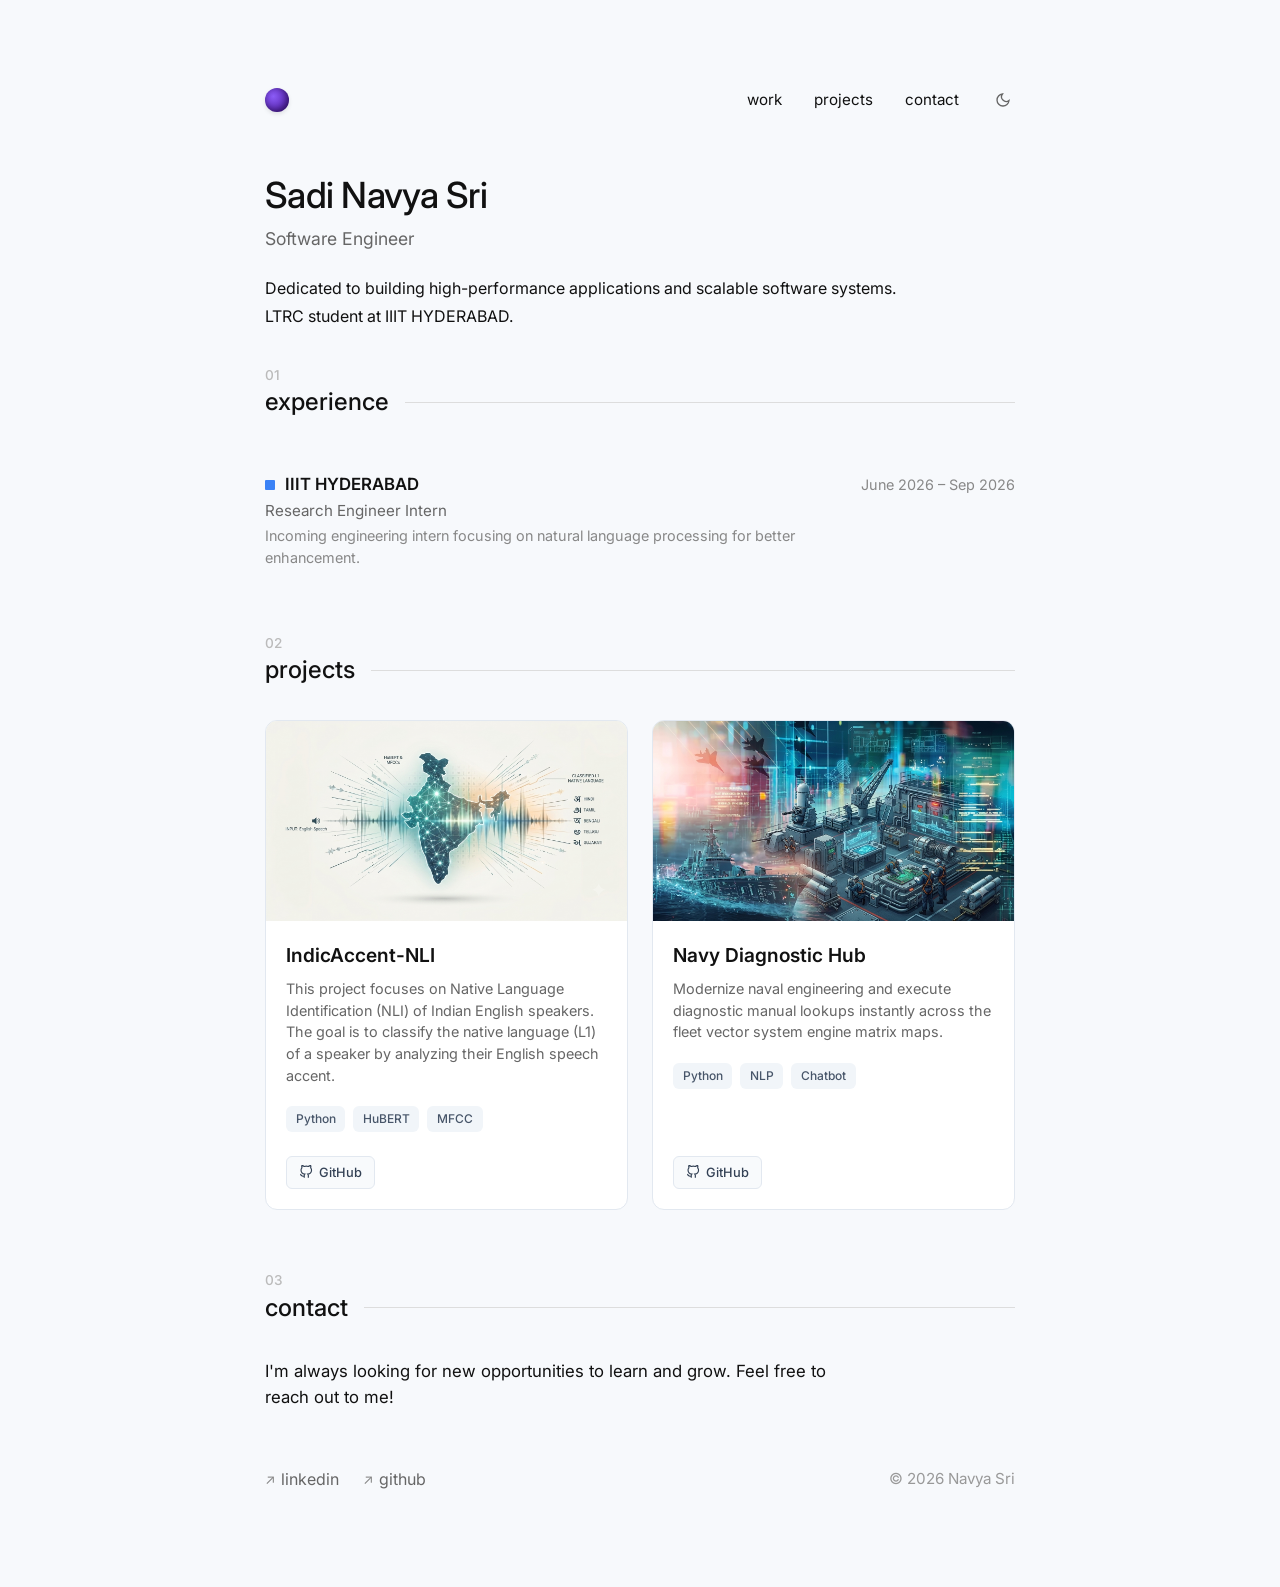
<file: index.html>
<!DOCTYPE html>
<html lang="en">
<head>
  <meta charset="UTF-8">
  <meta name="viewport" content="width=device-width, initial-scale=1.0">
  <title>Sadi Navya Sri - Portfolio</title>
  <link href="https://fonts.googleapis.com/css2?family=Inter:wght@400;500;600&display=swap" rel="stylesheet">
  
  <style>
    /* --- Design Variables & Reset --- */
    :root {
      --bg-color: #f7f9fc;          
      --text-main: #111111;         
      --text-muted: #666666;        
      --text-light: #888888;        
      --line-color: #dddddd;        
      
      /* Accent Colors */
      --ibm-blue: #3b82f6;
    }

    * {
      margin: 0;
      padding: 0;
      box-sizing: border-box;
    }

    html {
      scroll-behavior: smooth;
    }

    body {
      font-family: 'Inter', sans-serif;
      background-color: var(--bg-color);
      color: var(--text-main);
      line-height: 1.5;
      padding: 4rem 2rem;
    }

    .container {
      max-width: 750px;
      margin: 0 auto;
    }

    /* --- Top Navigation Header Bar Layout --- */
    .nav-header {
      display: flex;
      justify-content: space-between;
      align-items: center;
      padding: 1.5rem 0 3.5rem 0; 
    }

    .logo-sphere {
      width: 24px;
      height: 24px;
      background: radial-gradient(circle at 35% 35%, #8b5cf6, #430e93); 
      border-radius: 50%;
      box-shadow: inset -2px -2px 6px rgba(0,0,0,0.4), 0 2px 4px rgba(0,0,0,0.1);
    }

    .nav-links {
      display: flex;
      align-items: center;
      gap: 2rem; 
    }

    .nav-item {
      font-size: 0.95rem;
      font-weight: 400;
      color: var(--text-main);
      text-decoration: none;
      transition: color 0.2s ease;
    }

    .nav-item:hover {
      color: #6366f1; 
    }

    .theme-toggle {
      background: none;
      border: none;
      cursor: pointer;
      color: var(--text-muted);
      display: flex;
      align-items: center;
      padding: 0.25rem;
      transition: color 0.2s ease;
    }

    .theme-toggle:hover {
      color: var(--text-main);
    }

    /* --- Profile Header Layout --- */
    .profile-header {
      margin-bottom: 3.5rem;
    }

    .name {
      font-size: 2.25rem;
      font-weight: 500;
      letter-spacing: -0.02em;
      margin-bottom: 0.25rem;
    }

    .title {
      font-size: 1.1rem;
      color: var(--text-muted);
      margin-bottom: 1.5rem;
    }

    .bio p {
      font-size: 1rem;
      color: var(--text-main);
      margin-bottom: 0.25rem;
    }

    /* --- Section Headings Feature (01, 02, 03) --- */
    .section-title-container {
      display: flex;
      align-items: baseline;
      position: relative;
      margin-bottom: 2rem;
    }

    .section-number {
      font-size: 0.85rem;
      color: #bbbbbb;
      font-weight: 500;
      position: absolute;
      top: -1.2rem;
      left: 0;
    }

    .section-heading {
      font-size: 1.5rem;
      font-weight: 500;
      text-transform: lowercase;
      margin-right: 1rem;
    }

    .header-line {
      flex-grow: 1;
      height: 1px;
      background-color: var(--line-color);
      align-self: center;
    }

    /* --- Experience List & Items --- */
    .experience-list {
      display: flex;
      flex-direction: column;
    }

    .experience-item {
      display: flex;
      justify-content: space-between;
      align-items: flex-start;
      padding: 1.25rem 0;
      border-bottom: 1px solid #eeeeee;
    }

    .experience-item:last-child {
      border-bottom: none;
    }

    .item-left {
      display: flex;
      flex-direction: column;
    }

    .company-name {
      font-size: 1.05rem;
      font-weight: 600;
      display: flex;
      align-items: center;
      gap: 0.6rem;
    }

    .company-name::before {
      content: "";
      display: inline-block;
      width: 10px;
      height: 10px;
      border-radius: 1px;
    }

    .color-ibm::before { background-color: var(--ibm-blue); }

    .role {
      font-size: 0.95rem;
      color: var(--text-muted);
      margin-top: 0.15rem;
    }

    .description {
      font-size: 0.9rem;
      color: var(--text-light);
      margin-top: 0.15rem;
    }

    .item-right {
      text-align: right;
      white-space: nowrap;
    }

    .date {
      font-size: 0.9rem;
      color: var(--text-light);
    }

    /* --- Projects Section Layout --- */
    .projects-section {
      margin-top: 4rem;
    }

    .projects-grid {
      display: grid;
      grid-template-columns: 1fr 1fr;
      gap: 1.5rem;
    }

    .project-card {
      background-color: #ffffff;
      border: 1px solid #e2e8f0;
      border-radius: 12px;
      overflow: hidden;
      display: flex;
      flex-direction: column;
    }

    .card-image-wrapper {
      width: 100%;
      height: 200px;
      overflow: hidden;
      background-color: #111111;
    }

    .card-img {
      width: 100%;
      height: 100%;
      object-fit: cover;
    }

    .card-content {
      padding: 1.25rem;
      display: flex;
      flex-direction: column;
      flex-grow: 1;
    }

    .project-title {
      font-size: 1.2rem;
      font-weight: 600;
      color: var(--text-main);
      margin-bottom: 0.5rem;
    }

    .project-description {
      font-size: 0.9rem;
      color: var(--text-muted);
      margin-bottom: 1.25rem;
      min-height: 42px;
    }

    .tags-container {
      display: flex;
      flex-wrap: wrap;
      gap: 0.4rem 0.5rem;
      margin-bottom: 1.5rem;
    }

    .tag {
      background-color: #f1f5f9;
      color: #475569;
      font-size: 0.75rem;
      font-weight: 500;
      padding: 0.25rem 0.6rem;
      border-radius: 6px;
    }

    .card-links {
      margin-top: auto;
      display: flex;
      gap: 0.75rem;
    }

    .btn-link {
      display: inline-flex;
      align-items: center;
      gap: 0.4rem;
      text-decoration: none;
      font-size: 0.8rem;
      font-weight: 500;
      color: #334155;
      background-color: #f8fafc;
      border: 1px solid #e2e8f0;
      padding: 0.35rem 0.75rem;
      border-radius: 6px;
      transition: all 0.2s ease-in-out;
    }

    .btn-link:hover {
      background-color: #f1f5f9;
      color: #0f172a;
      border-color: #cbd5e1;
    }

    /* --- Contact & Footer Section --- */
    .contact-section {
      margin-top: 5rem;
      margin-bottom: 2rem;
    }

    .contact-content {
      display: flex;
      flex-direction: column;
      gap: 2rem;
    }

    .contact-text {
      font-size: 1.05rem;
      color: var(--text-main);
      max-width: 600px;
      line-height: 1.6;
    }

    .footer-row {
      display: flex;
      justify-content: space-between;
      align-items: center;
      margin-top: 1rem;
      padding-top: 0.5rem;
    }

    .footer-links {
      display: flex;
      gap: 1.5rem;
    }

    .social-link {
      font-size: 1rem;
      color: #666666;
      text-decoration: none;
      display: inline-flex;
      align-items: center;
      gap: 0.3rem;
      transition: color 0.2s ease;
    }

    .arrow-icon {
      font-size: 0.85rem;
      color: #888888;
    }

    .social-link:hover, .social-link:hover .arrow-icon {
      color: #111111;
    }

    .footer-copyright {
      font-size: 0.95rem;
      color: #999999;
      font-weight: 400;
    }

    /* --- Responsive Queries --- */
    @media (max-width: 650px) {
      .projects-grid { grid-template-columns: 1fr; }
    }
    @media (max-width: 600px) {
      .experience-item { flex-direction: column; gap: 0.5rem; }
      .item-right { text-align: left; }
    }
    @media (max-width: 550px) {
      .footer-row { flex-direction: column; align-items: flex-start; gap: 1.5rem; }
    }
  </style>
</head>
<body>

  <main class="container">
    
    <nav class="nav-header">
      <div class="nav-logo">
        <div class="logo-sphere"></div>
      </div>
      <div class="nav-links">
        <a href="#experience" class="nav-item">work</a>
        <a href="#projects" class="nav-item">projects</a>
        <a href="#contact" class="nav-item">contact</a>
        <button class="theme-toggle" aria-label="Toggle theme">
          <svg width="16" height="16" viewBox="0 0 24 24" fill="none" stroke="currentColor" stroke-width="2"><path d="M21 12.79A9 9 0 1 1 11.21 3 7 7 0 0 0 21 12.79z"></path></svg>
        </button>
      </div>
    </nav>

    <header class="profile-header">
      <h1 class="name">Sadi Navya Sri</h1>
      <p class="title">Software Engineer</p>
      <div class="bio">
        <p>Dedicated to building high-performance applications and scalable software systems.</p>
        <p>LTRC student at IIIT HYDERABAD.</p>
      </div>
    </header>

    <section id="experience" class="experience-section">
      <div class="section-title-container">
        <span class="section-number">01</span>
        <h2 class="section-heading">experience</h2>
        <div class="header-line"></div>
      </div>

      <div class="experience-list">
        <div class="experience-item">
          <div class="item-left">
            <h3 class="company-name color-ibm">IIIT HYDERABAD</h3>
            <p class="role">Research Engineer Intern</p>
            <p class="description">Incoming engineering intern focusing on natural language processing for better enhancement.</p>
          </div>
          <div class="item-right">
            <span class="date">June 2026 – Sep 2026</span>
          </div>
        </div>
      </div>
    </section>

    <section id="projects" class="projects-section">
      <div class="section-title-container">
        <span class="section-number">02</span>
        <h2 class="section-heading">projects</h2>
        <div class="header-line"></div>
      </div>

      <div class="projects-grid">
        <article class="project-card">
          <div class="card-image-wrapper">
            <img src="image.png" alt="Web Bench Preview" class="card-img">
          </div>
          
          <div class="card-content">
            <h3 class="project-title">IndicAccent-NLI</h3>
            <p class="project-description">
              This project focuses on Native Language Identification (NLI) of Indian English speakers. The goal is to classify the native language (L1) of a speaker by analyzing their English speech accent.
            </p>
            
            <div class="tags-container">
              <span class="tag">Python</span>
              <span class="tag">HuBERT</span>
              <span class="tag">MFCC</span>
            </div>
            
            <div class="card-links">
              <a href="https://github.com/Navyasri2308/IndicAccent-NLI" target="_blank" rel="noopener noreferrer" class="btn-link">
                <svg width="14" height="14" viewBox="0 0 24 24" fill="none" stroke="currentColor" stroke-width="2">
                  <path d="M9 19c-5 1.5-5-2.5-7-3m14 6v-3.87a3.37 3.37 0 0 0-.94-2.61c3.14-.35 6.44-1.54 6.44-7A5.44 5.44 0 0 0 20 4.77 5.07 5.07 0 0 0 19.91 1S18.73.65 16 2.48a13.38 13.38 0 0 0-7 0C6.27.65 5.09 1 5.09 1A5.07 5.07 0 0 0 5 4.77a5.44 5.44 0 0 0-1.5 3.78c0 5.42 3.3 6.61 6.44 7A3.37 3.37 0 0 0 9 18.13V22"></path>
                </svg>
                GitHub
              </a>
            </div>
          </div>
        </article>

        <article class="project-card">
          <div class="card-image-wrapper">
            <img src="img1.png" alt="Navy Diagnostic Hub Preview" class="card-img">
          </div>
          
          <div class="card-content">
            <h3 class="project-title">Navy Diagnostic Hub</h3>
            <p class="project-description">
              Modernize naval engineering and execute diagnostic manual lookups instantly across the fleet vector system engine matrix maps.
            </p>
            
            <div class="tags-container">
              <span class="tag">Python</span>
              <span class="tag">NLP</span>
              <span class="tag">Chatbot</span>
            </div>
            
            <div class="card-links">
              <a href="https://github.com/Navyasri2308/navy-diagnostic-chatbot" target="_blank" rel="noopener noreferrer" class="btn-link">
                <svg width="14" height="14" viewBox="0 0 24 24" fill="none" stroke="currentColor" stroke-width="2">
                  <path d="M9 19c-5 1.5-5-2.5-7-3m14 6v-3.87a3.37 3.37 0 0 0-.94-2.61c3.14-.35 6.44-1.54 6.44-7A5.44 5.44 0 0 0 20 4.77 5.07 5.07 0 0 0 19.91 1S18.73.65 16 2.48a13.38 13.38 0 0 0-7 0C6.27.65 5.09 1 5.09 1A5.07 5.07 0 0 0 5 4.77a5.44 5.44 0 0 0-1.5 3.78c0 5.42 3.3 6.61 6.44 7A3.37 3.37 0 0 0 9 18.13V22"></path>
                </svg>
                GitHub
              </a>
            </div>
          </div>
        </article>
      </div>
    </section>

    <section id="contact" class="contact-section">
      <div class="section-title-container">
        <span class="section-number">03</span>
        <h2 class="section-heading">contact</h2>
        <div class="header-line"></div>
      </div>

      <div class="contact-content">
        <p class="contact-text">
          I'm always looking for new opportunities to learn and grow. Feel free to reach out to me!
        </p>

        <footer class="footer-row">
          <div class="footer-links">
            <a href="https://www.linkedin.com/in/sadi-navya-sri-a635b9347/" target="_blank" rel="noopener noreferrer" class="social-link">
              <span class="arrow-icon">↗</span> linkedin
            </a>
            <a href="https://github.com/Navyasri2308" target="_blank" rel="noopener noreferrer" class="social-link">
              <span class="arrow-icon">↗</span> github
            </a>
          </div>
          
          <div class="footer-copyright">
            &copy; 2026 Navya Sri
          </div>
        </footer>
      </div>
    </section>

  </main>

</body>
</html>
</file>
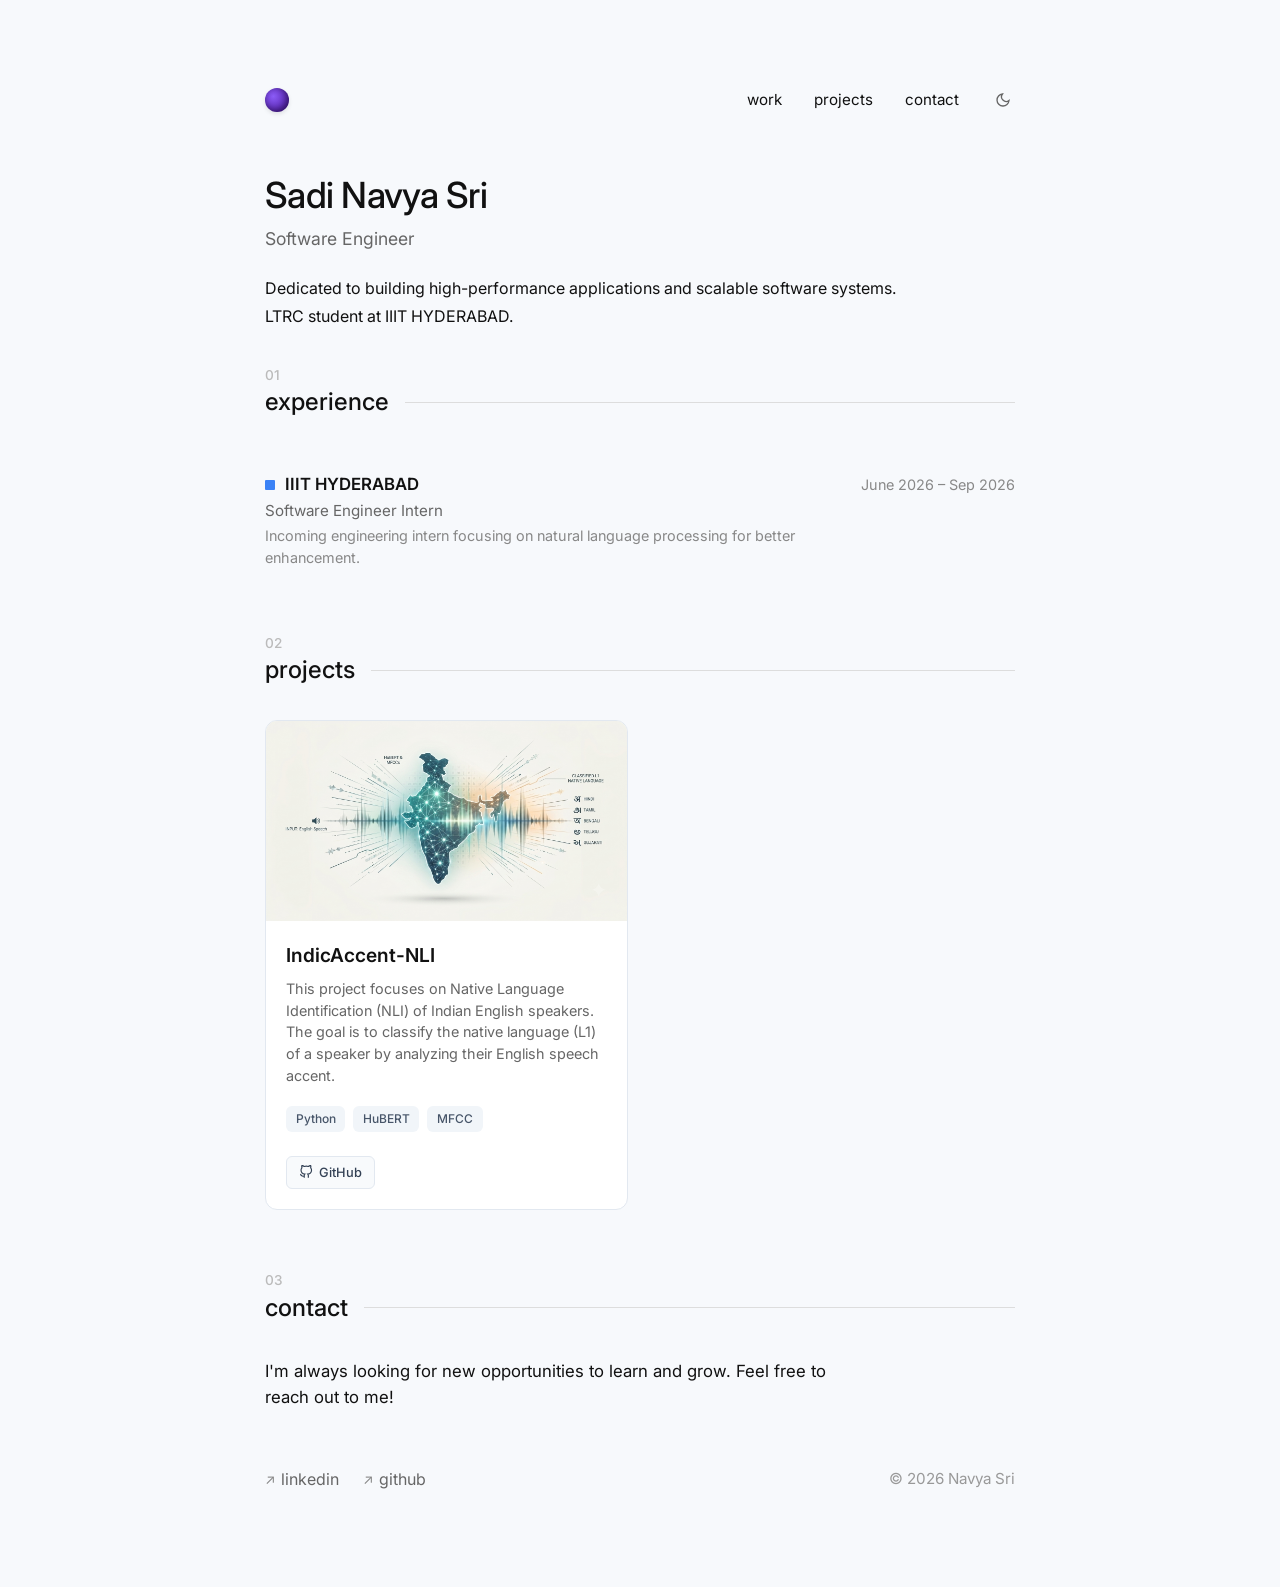
<file: data/NAVYA PORTFOLIO/index.html>
<!DOCTYPE html>
<html lang="en">
<head>
  <meta charset="UTF-8">
  <meta name="viewport" content="width=device-width, initial-scale=1.0">
  <title>Sadi Navya Sri - Portfolio</title>
  <link href="https://fonts.googleapis.com/css2?family=Inter:wght@400;500;600&display=swap" rel="stylesheet">
  
  <style>
    /* --- Design Variables & Reset --- */
    :root {
      --bg-color: #f7f9fc;          
      --text-main: #111111;         
      --text-muted: #666666;        
      --text-light: #888888;        
      --line-color: #dddddd;        
      
      /* Accent Colors */
      --ibm-blue: #3b82f6;
    }

    * {
      margin: 0;
      padding: 0;
      box-sizing: border-box;
    }

    html {
      scroll-behavior: smooth;
    }

    body {
      font-family: 'Inter', sans-serif;
      background-color: var(--bg-color);
      color: var(--text-main);
      line-height: 1.5;
      padding: 4rem 2rem;
    }

    .container {
      max-width: 750px;
      margin: 0 auto;
    }

    /* --- Top Navigation Header Bar Layout --- */
    .nav-header {
      display: flex;
      justify-content: space-between;
      align-items: center;
      padding: 1.5rem 0 3.5rem 0; 
    }

    .logo-sphere {
      width: 24px;
      height: 24px;
      background: radial-gradient(circle at 35% 35%, #8b5cf6, #430e93); 
      border-radius: 50%;
      box-shadow: inset -2px -2px 6px rgba(0,0,0,0.4), 0 2px 4px rgba(0,0,0,0.1);
    }

    .nav-links {
      display: flex;
      align-items: center;
      gap: 2rem; 
    }

    .nav-item {
      font-size: 0.95rem;
      font-weight: 400;
      color: var(--text-main);
      text-decoration: none;
      transition: color 0.2s ease;
    }

    .nav-item:hover {
      color: #6366f1; 
    }

    .theme-toggle {
      background: none;
      border: none;
      cursor: pointer;
      color: var(--text-muted);
      display: flex;
      align-items: center;
      padding: 0.25rem;
      transition: color 0.2s ease;
    }

    .theme-toggle:hover {
      color: var(--text-main);
    }

    /* --- Profile Header Layout --- */
    .profile-header {
      margin-bottom: 3.5rem;
    }

    .name {
      font-size: 2.25rem;
      font-weight: 500;
      letter-spacing: -0.02em;
      margin-bottom: 0.25rem;
    }

    .title {
      font-size: 1.1rem;
      color: var(--text-muted);
      margin-bottom: 1.5rem;
    }

    .bio p {
      font-size: 1rem;
      color: var(--text-main);
      margin-bottom: 0.25rem;
    }

    /* --- Section Headings Feature (01, 02, 03) --- */
    .section-title-container {
      display: flex;
      align-items: baseline;
      position: relative;
      margin-bottom: 2rem;
    }

    .section-number {
      font-size: 0.85rem;
      color: #bbbbbb;
      font-weight: 500;
      position: absolute;
      top: -1.2rem;
      left: 0;
    }

    .section-heading {
      font-size: 1.5rem;
      font-weight: 500;
      text-transform: lowercase;
      margin-right: 1rem;
    }

    .header-line {
      flex-grow: 1;
      height: 1px;
      background-color: var(--line-color);
      align-self: center;
    }

    /* --- Experience List & Items --- */
    .experience-list {
      display: flex;
      flex-direction: column;
    }

    .experience-item {
      display: flex;
      justify-content: space-between;
      align-items: flex-start;
      padding: 1.25rem 0;
      border-bottom: 1px solid #eeeeee;
    }

    .experience-item:last-child {
      border-bottom: none;
    }

    .item-left {
      display: flex;
      flex-direction: column;
    }

    .company-name {
      font-size: 1.05rem;
      font-weight: 600;
      display: flex;
      align-items: center;
      gap: 0.6rem;
    }

    .company-name::before {
      content: "";
      display: inline-block;
      width: 10px;
      height: 10px;
      border-radius: 1px;
    }

    .color-ibm::before { background-color: var(--ibm-blue); }

    .role {
      font-size: 0.95rem;
      color: var(--text-muted);
      margin-top: 0.15rem;
    }

    .description {
      font-size: 0.9rem;
      color: var(--text-light);
      margin-top: 0.15rem;
    }

    .item-right {
      text-align: right;
      white-space: nowrap;
    }

    .date {
      font-size: 0.9rem;
      color: var(--text-light);
    }

    /* --- Projects Section Layout --- */
    .projects-section {
      margin-top: 4rem;
    }

    .projects-grid {
      display: grid;
      grid-template-columns: 1fr 1fr;
      gap: 1.5rem;
    }

    .project-card {
      background-color: #ffffff;
      border: 1px solid #e2e8f0;
      border-radius: 12px;
      overflow: hidden;
      display: flex;
      flex-direction: column;
    }

    .card-image-wrapper {
      width: 100%;
      height: 200px;
      overflow: hidden;
      background-color: #111111;
    }

    .card-img {
      width: 100%;
      height: 100%;
      object-fit: cover;
    }

    .card-content {
      padding: 1.25rem;
      display: flex;
      flex-direction: column;
      flex-grow: 1;
    }

    .project-title {
      font-size: 1.2rem;
      font-weight: 600;
      color: var(--text-main);
      margin-bottom: 0.5rem;
    }

    .project-description {
      font-size: 0.9rem;
      color: var(--text-muted);
      margin-bottom: 1.25rem;
      min-height: 42px;
    }

    .tags-container {
      display: flex;
      flex-wrap: wrap;
      gap: 0.4rem 0.5rem;
      margin-bottom: 1.5rem;
    }

    .tag {
      background-color: #f1f5f9;
      color: #475569;
      font-size: 0.75rem;
      font-weight: 500;
      padding: 0.25rem 0.6rem;
      border-radius: 6px;
    }

    .card-links {
      margin-top: auto;
      display: flex;
      gap: 0.75rem;
    }

    .btn-link {
      display: inline-flex;
      align-items: center;
      gap: 0.4rem;
      text-decoration: none;
      font-size: 0.8rem;
      font-weight: 500;
      color: #334155;
      background-color: #f8fafc;
      border: 1px solid #e2e8f0;
      padding: 0.35rem 0.75rem;
      border-radius: 6px;
      transition: all 0.2s ease-in-out;
    }

    .btn-link:hover {
      background-color: #f1f5f9;
      color: #0f172a;
      border-color: #cbd5e1;
    }

    /* --- Contact & Footer Section --- */
    .contact-section {
      margin-top: 5rem;
      margin-bottom: 2rem;
    }

    .contact-content {
      display: flex;
      flex-direction: column;
      gap: 2rem;
    }

    .contact-text {
      font-size: 1.05rem;
      color: var(--text-main);
      max-width: 600px;
      line-height: 1.6;
    }

    .footer-row {
      display: flex;
      justify-content: space-between;
      align-items: center;
      margin-top: 1rem;
      padding-top: 0.5rem;
    }

    .footer-links {
      display: flex;
      gap: 1.5rem;
    }

    .social-link {
      font-size: 1rem;
      color: #666666;
      text-decoration: none;
      display: inline-flex;
      align-items: center;
      gap: 0.3rem;
      transition: color 0.2s ease;
    }

    .arrow-icon {
      font-size: 0.85rem;
      color: #888888;
    }

    .social-link:hover, .social-link:hover .arrow-icon {
      color: #111111;
    }

    .footer-copyright {
      font-size: 0.95rem;
      color: #999999;
      font-weight: 400;
    }

    /* --- Responsive Queries --- */
    @media (max-width: 650px) {
      .projects-grid { grid-template-columns: 1fr; }
    }
    @media (max-width: 600px) {
      .experience-item { flex-direction: column; gap: 0.5rem; }
      .item-right { text-align: left; }
    }
    @media (max-width: 550px) {
      .footer-row { flex-direction: column; align-items: flex-start; gap: 1.5rem; }
    }
  </style>
</head>
<body>

  <main class="container">
    
    <nav class="nav-header">
      <div class="nav-logo">
        <div class="logo-sphere"></div>
      </div>
      <div class="nav-links">
        <a href="#experience" class="nav-item">work</a>
        <a href="#projects" class="nav-item">projects</a>
        <a href="#contact" class="nav-item">contact</a>
        <button class="theme-toggle" aria-label="Toggle theme">
          <svg width="16" height="16" viewBox="0 0 24 24" fill="none" stroke="currentColor" stroke-width="2"><path d="M21 12.79A9 9 0 1 1 11.21 3 7 7 0 0 0 21 12.79z"></path></svg>
        </button>
      </div>
    </nav>

    <header class="profile-header">
      <h1 class="name">Sadi Navya Sri</h1>
      <p class="title">Software Engineer</p>
      <div class="bio">
        <p>Dedicated to building high-performance applications and scalable software systems.</p>
        <p>LTRC student at IIIT HYDERABAD.</p>
      </div>
    </header>

    <section id="experience" class="experience-section">
      <div class="section-title-container">
        <span class="section-number">01</span>
        <h2 class="section-heading">experience</h2>
        <div class="header-line"></div>
      </div>

      <div class="experience-list">
        <div class="experience-item">
          <div class="item-left">
            <h3 class="company-name color-ibm">IIIT HYDERABAD</h3>
            <p class="role">Software Engineer Intern</p>
            <p class="description">Incoming engineering intern focusing on natural language processing for better enhancement.</p>
          </div>
          <div class="item-right">
            <span class="date">June 2026 – Sep 2026</span>
          </div>
        </div>
      </div>
    </section>

    <section id="projects" class="projects-section">
      <div class="section-title-container">
        <span class="section-number">02</span>
        <h2 class="section-heading">projects</h2>
        <div class="header-line"></div>
      </div>

      <div class="projects-grid">
        <article class="project-card">
          <div class="card-image-wrapper">
            <img src="image.png" alt="Web Bench Preview" class="card-img">
          </div>
          
          <div class="card-content">
            <h3 class="project-title">IndicAccent-NLI</h3>
            <p class="project-description">
              This project focuses on Native Language Identification (NLI) of Indian English speakers. The goal is to classify the native language (L1) of a speaker by analyzing their English speech accent.
            </p>
            
            <div class="tags-container">
              <span class="tag">Python</span>
              <span class="tag">HuBERT</span>
              <span class="tag">MFCC</span>
            </div>
            
            <div class="card-links">
              <a href="https://github.com/Navyasri2308/IndicAccent-NLI" target="_blank" rel="noopener noreferrer" class="btn-link">
                <svg width="14" height="14" viewBox="0 0 24 24" fill="none" stroke="currentColor" stroke-width="2">
                  <path d="M9 19c-5 1.5-5-2.5-7-3m14 6v-3.87a3.37 3.37 0 0 0-.94-2.61c3.14-.35 6.44-1.54 6.44-7A5.44 5.44 0 0 0 20 4.77 5.07 5.07 0 0 0 19.91 1S18.73.65 16 2.48a13.38 13.38 0 0 0-7 0C6.27.65 5.09 1 5.09 1A5.07 5.07 0 0 0 5 4.77a5.44 5.44 0 0 0-1.5 3.78c0 5.42 3.3 6.61 6.44 7A3.37 3.37 0 0 0 9 18.13V22"></path>
                </svg>
                GitHub
              </a>
            </div>
          </div>
        </article>
      </div>
    </section>

    <section id="contact" class="contact-section">
      <div class="section-title-container">
        <span class="section-number">03</span>
        <h2 class="section-heading">contact</h2>
        <div class="header-line"></div>
      </div>

      <div class="contact-content">
        <p class="contact-text">
          I'm always looking for new opportunities to learn and grow. Feel free to reach out to me!
        </p>

        <footer class="footer-row">
          <div class="footer-links">
            <a href="https://www.linkedin.com/in/sadi-navya-sri-a635b9347/" target="_blank" rel="noopener noreferrer" class="social-link">
              <span class="arrow-icon">↗</span> linkedin
            </a>
            <a href="https://github.com/Navyasri2308" target="_blank" rel="noopener noreferrer" class="social-link">
              <span class="arrow-icon">↗</span> github
            </a>
          </div>
          
          <div class="footer-copyright">
            &copy; 2026 Navya Sri
          </div>
        </footer>
      </div>
    </section>

  </main>

</body>
</html>
</file>
